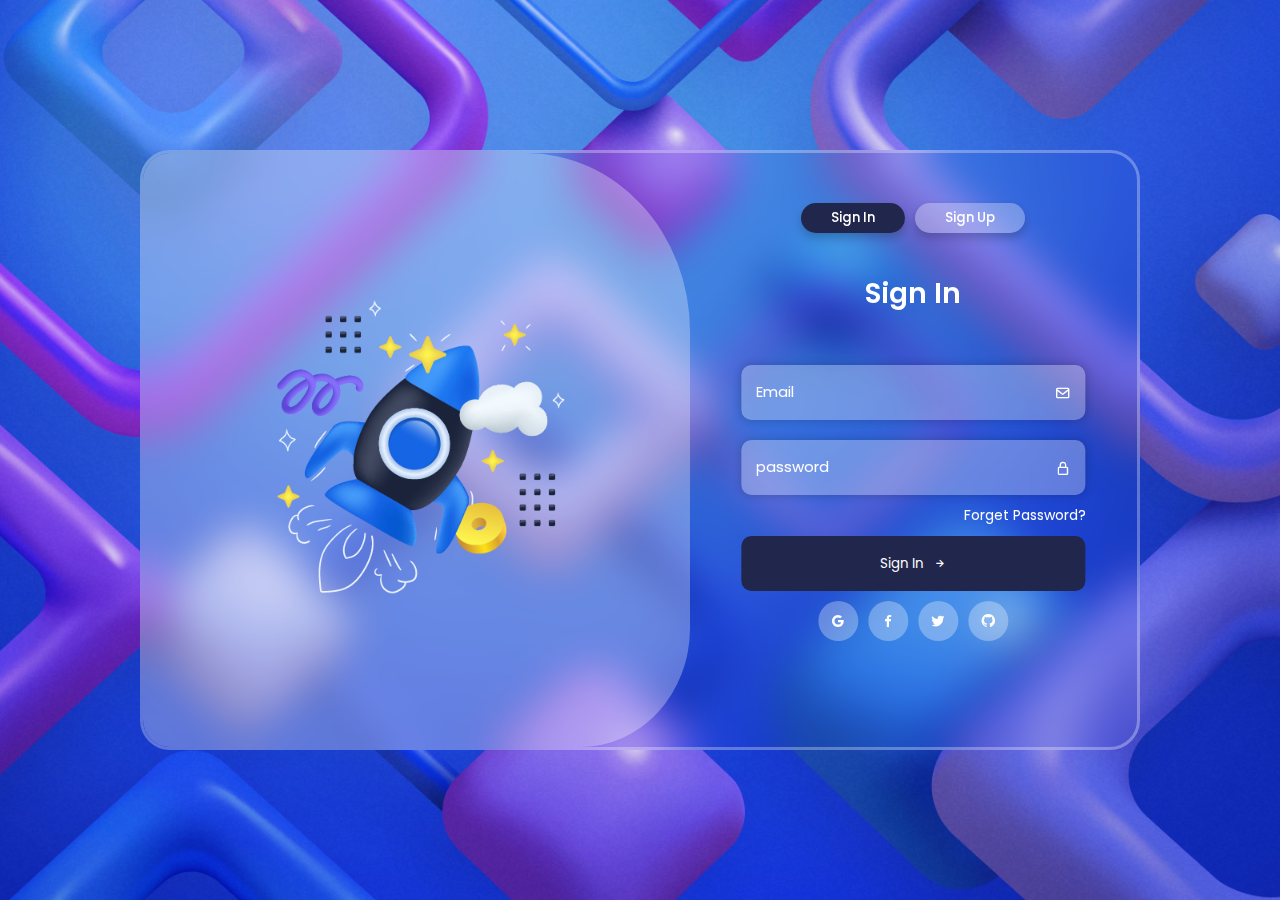
<file: index.html>
<!DOCTYPE html>
<html lang="en">
<head>
    <meta charset="UTF-8">
    <meta name="viewport" content="width=device-width, initial-scale=1.0">
    <title>Login & Register</title>
    <!-- BOXICONS -->
    <link href='https://unpkg.com/boxicons@2.1.4/css/boxicons.min.css' rel='stylesheet'>
    <!-- STYLE -->
    <link rel="stylesheet" href="assets/css/style.css">
</head>
<body>
    <!-- Form Container -->
    <div class="form-container">
        <div class="col col-1">
            <div class="image-layer">
                <img src="./assets/img/white-outline.png" class="form-image-main">
                <img src="./assets/img/dots.png" class="form-image dots" >
                <img src="./assets/img/coin.png" class="form-image coin" >
                <img src="./assets/img/spring.png" class="form-image spring">
                <img src="./assets/img/rocket.png" class="form-image rocket">
                <img src="./assets/img/cloud.png" class="form-image cloud" >
                <img src="./assets/img/stars.png" class="form-image stars">
            </div>
        </div>
        <div class="col col-2">
            
            <!-- Login Form Container -->
            <div class="form-buttons">
                <button class="btn btn1" id="login">Sign In</button>
                <button class="btn btn2" id="register">Sign Up</button>
            </div>
            <div class="login-form">
                <div class="form-title">
                    <span>Sign In</span>
                </div>
                <!-- & SIGN IN INPUTSSS -->
                <div class="form-inputs">
                    <div class="input-box">
                        <input type="email" class="input-field" id="username_login"  placeholder="Email" required>
                        <i class="bx bx-envelope icon"></i>
                    </div>
                    <div class="input-box">
                        <input type="password" class="input-field" id="password_login" placeholder="password" required>
                        <i class="bx bx-lock-alt icon"></i>
                    </div>
                    <!-- & END SIGN IN INPUTSSS -->
                    <div class="forget-pass">
                        <a href="#">Forget Password?</a>
                    </div>
                    
                    <div class="input-box">
                        <button class="input-submit" id="_signIn">
                            <span>Sign In</span>
                            <i class="bx bx-right-arrow-alt"></i>
                        </button>
                    </div>
                </div>
                <div class="social-login">
                    <i class="bx bxl-google"></i>
                    <i class="bx bxl-facebook"></i>
                    <i class="bx bxl-twitter"></i>
                    <i class="bx bxl-github"></i>
                </div>
               
            </div>
        <!-- Register Form Container -->
        <div class="register-form">
            <div class="form-title">
                <span>Create an Account</span>
            </div>
             <!--^ START focus on inputs === Register ==== -->
            <div class="form-inputs">
                
                <div class="input-box">
                    <input type="text" class="input-field" id="signupName" placeholder="Name" required>
                    <i class="bx bx-user icon"></i>
                    </div>
                        <div class="input-box">
                            <input type="email" id="signupEmail" class="input-field" id="email" placeholder="Email" required>
                            <i class="bx bx-envelope icon"></i>
                        </div>
                
                <div class="input-box">
                    <input type="password" class="input-field"  id="signupPassword" placeholder="password" required>
                    <i class="bx bx-lock-alt icon"></i>
                </div>
                <!--^ END focus on inputs -->
               
                <div class="input-box">
                    <button class="input-submit" id="_signUp">
                        <span>Sign Up</span>
                        <i class="bx bx-right-arrow-alt"></i>
                    </button>
                </div>
            </div>
            <div class="social-login">
                <i class="bx bxl-google"></i>
                <i class="bx bxl-facebook"></i>
                <i class="bx bxl-twitter"></i>
                <i class="bx bxl-github"></i>
            </div>
        </div>
            </div>
            </div>
 
           

    <!-- JS -->
    <script src="assets/js/main.js"></script>
</body>
</html>
</file>
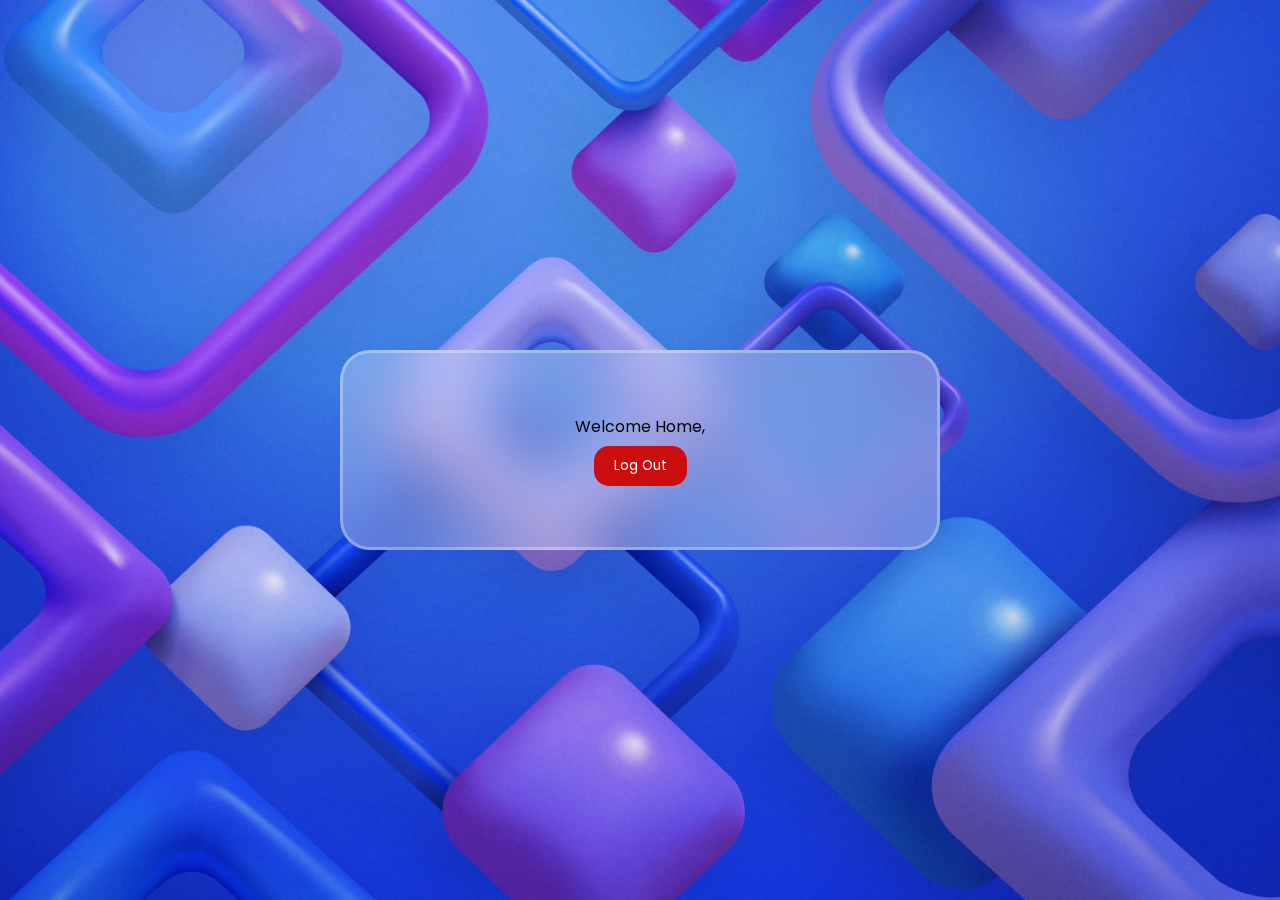
<file: home.html>
<!DOCTYPE html>
<html lang="en">
<head>
    <meta charset="UTF-8">
    <meta name="viewport" content="width=device-width, initial-scale=1.0">
    <title>Home</title>
     <!-- BOXICONS -->
     <link href='https://unpkg.com/boxicons@2.1.4/css/boxicons.min.css' rel='stylesheet'>
     <!-- STYLE -->
    
     <link rel="stylesheet" href="assets/css/home.css">
</head>
<body>
    <!-- Form Container -->
    <div class="form-container">
            
            <!-- Container -->
            
                <div class="form-title">
                <span>Welcome Home, </span>
                <h2 id="userID"> </h2>
                </div>
                <button class="signOut" id="logOut"> Log Out </button>
            </div>

            <script src="assets/js/home.js"></script>
</body>
</html>
</file>
<file: assets/css/style.css>
/* POPPINS FONT */
@import url('https://fonts.googleapis.com/css2?family=Poppins:wght@400;500;600;700&display=swap');

/* ====== BASE ===== */
*{
    margin: 0;
    padding: 0;
    box-sizing: border-box;
    font-family: 'Poppins', sans-serif;
}
a{
    text-decoration: none;
    color: inherit;
}
:root{
    --main-box-shadow-3: rgba(255, 255, 255, 0.3);
    --main-box-shadow-2: rgba(255, 255, 255, 0.3);
    --main-box-shadow-0-2: rgba(0, 0, 0, 0.2);
    --main-white-color: #fff;
    --secondary-color: #21264D;
}
/* ====== Body ===== */
body{
    background-image: url(../img/1.jpg);
    background-position: center center;
    background-repeat: no-repeat;
    background-size: cover;
    background-attachment: fixed;
    min-height: 100vh;

    display: flex;
    justify-content: center;
    align-items: center;
}

/* ====== Form container ===== */
.form-container{
    display: flex;
    border: 3px solid var(--main-box-shadow-3);
    width: 1000px;
    height: 600px;
    border-radius: 30px;
    backdrop-filter: blur(20px);
    overflow: hidden;
}

/* ====== First Column ===== */
.col-1{
    display: flex;
    justify-content: center;
    align-items: center;
    flex-direction: column;
    width: 55%;
    background: var(--main-box-shadow-3);
    backdrop-filter: blur(30px);
    border-radius: 20px 30% 20% 20px;
    transition: border-radius 0.3s;
}
.col-1 .image-layer{
    position: relative;
}
.col-1 .form-image-main{
    width: 400px;
    animation: scale-up 3s ease-in-out alternate infinite ;

}
.col-1 .form-image{
    position: absolute;
    left: 0;
    width: 100%;
}
/* ====== Form Image Animation ===== */
.coin{
    animation: scale-down 3s ease-in-out alternate infinite ;
}
.spring{
    animation: scale-down 3s ease-in-out alternate infinite ;
}
.dots{
    animation: scale-up 3s ease-in-out alternate infinite ;
}
.rocket{
    animation: up-down 3s ease-in-out alternate infinite ;
}
.cloud{
    animation: left-right 3s ease-in-out alternate infinite ;
}
.stars{
    animation: scale-down 3s ease-in-out alternate infinite ;
}

@keyframes left-right {
    to{
        transform: translateX(10px);
    }
}
@keyframes up-down {
    to{
        transform: translatey(10px);
    }
}
@keyframes scale-down {
    to{
        transform: scale(0.95);
    }
}
@keyframes scale-up {
    to{
        transform: scale(1.1);
    }
}
/* ====== Second Column ===== */
.col-2{
    position: relative;
    width: 45%;
    padding: 20px;
    overflow: hidden;
}
.form-buttons{
    display: flex;
    justify-content: center;
    align-items: center;
    gap: 10px;
    margin-top: 20px;
}
.btn{
    font-weight: 500;
    padding: 5px 30px;
    border: none;
    border-radius: 30px;
    background: var(--main-box-shadow-2);
    color: var(--main-white-color);
    box-shadow: 0 5px 10px var(--main-box-shadow-0-2);
    cursor: pointer;
    transition: 0.2s;
}
.btn1{
    background-color: var(--secondary-color);
}
.btn1:hover{
    opacity: 0.85;
}
/*  ======= Login Form ========  */
.login-form{
    position: absolute;
    left: 50%;
    transform: translateX(-50%);
    display: flex;
    justify-content: center;
    align-items: center;
    flex-direction: column;
    width: 100%;
    transition: 0.3s;
    padding: 0 4vw;
}
/*  ======= Register Form ========  */
.register-form{
    position: absolute;
    left: -50%;
    transform: translateX(-50%);
    display: flex;
    justify-content: center;
    align-items: center;
    flex-direction: column;
    width: 100%;
    transition: 0.3s;
    padding: 0 4vw;
}
.register-form .form-title{
    margin-block: 40px 20px;
}
.form-title{
    margin: 40px 0;
    color: var(--main-white-color);
    font-size: 28px;
    font-weight: 600;
}
.form-inputs{
    width: 100%;
}
.input-box{
    position: relative;
}
.input-field{
    width: 100%;
    height: 55px;
    padding: 0 15px;
    margin: 10px 0;
    color: var(--main-white-color);
    background: var(--main-box-shadow-2);
    border: none;
    border-radius: 10px;
    outline: none;
    backdrop-filter: blur(20px);
    position: relative;
    box-shadow: 0 0 10px var(--main-box-shadow-0-2);
}
::placeholder{
    color: var(--main-white-color);
    font-size: 15px;
}
.input-box .icon{
    position: absolute;
    top: 50%;
    right: 15px;
    transform: translateY(-50%);
    color: var(--main-white-color);
}
.forget-pass{
    display: flex;
    justify-content: right;
    gap: 5px;
}
.forget-pass a{
    color: var(--main-white-color);
    font-size: 14px;
}
.forget-pass a:hover{
    text-decoration: underline;
}
.input-submit{
    display: flex;
    justify-content: center;
    align-items: center;
    gap: 10px;
    width: 100%;
    cursor: pointer;
    height: 55px;
    padding: 0 15px;
    margin: 10px 0;
    color: var(--main-white-color);
    background-color: var(--secondary-color);
    border: none;
    border-radius: 10px;
    box-shadow: var(--main-box-shadow-2);
    transition: 0.3s;
}
.input-submit:hover{
    gap: 15px;
}
.social-login{
    display: flex;
    gap: 10px;
    color: var(--main-white-color);
    margin-bottom: 20px;
}
.social-login i{
    display: flex;
    justify-content: center;
    align-items: center;
    background-color: var(--main-box-shadow-2);
    cursor: pointer;
    height: 40px;
    width: 40px;
    border-radius: 50%;
    box-shadow: var(--main-box-shadow-0-2);
    transition: 0.2s;

}
.social-login i:hover{
    transform: scale(0.9);
}
.form-buttons{
    margin-top: 30px;
}

/*& error styling */
.error{
    color: rgb(255, 31, 31);
    font-weight: 500;
    display: flex;
    justify-content: center;
    
    
}
.succes{
    color: rgb(18, 242, 44);
    font-weight: 700;
    display: flex;
    justify-content: center;
    display: none;
}
/* ======== Responsive ======== */
@media (max-width: 892px){
    .form-container{
        width: 400px;
    }
    .col-1{
        display: none;
    }
    .col-2{
        width: 100%;
    }
}
</file>
<file: assets/css/home.css>
/* POPPINS FONT */
@import url('https://fonts.googleapis.com/css2?family=Poppins:wght@400;500;600;700&display=swap');

/* ====== BASE ===== */
*{
    margin: 0;
    padding: 0;
    box-sizing: border-box;
    font-family: 'Poppins', sans-serif;
}
:root{
    --main-box-shadow-3: rgba(255, 255, 255, 0.3);
    --main-white-color: #fff;
}
/* ====== Body ===== */
body{
    background-image: url(../img/1.jpg);
    background-position: center center;
    background-repeat: no-repeat;
    background-size: cover;
    background-attachment: fixed;
    min-height: 100vh;

    display: flex;
    justify-content: center;
    align-items: center;
}

/* ====== Form container ===== */
.form-container{
    display: flex;
    justify-content: center;
    align-items: center;
    flex-direction: column;
    border: 3px solid var(--main-box-shadow-3);
    width: 600px;
    height: 200px;
    border-radius: 30px;
    backdrop-filter: blur(20px);
    background: var(--main-box-shadow-3);
    backdrop-filter: blur(30px);
    /* overflow: hidden; */
}
.form-title{
    display: flex;
    flex-direction: column;
    align-items: center;
    align-items: center;
}
.signOut{
    padding: 10px 20px;
    margin-top: 7px;
    color: white;
    background-color: #cb0d0d;
    border: none;
    border-radius: 15px;
    cursor: pointer;
}


/* ======== Responsive ======== */
@media (max-width: 892px){
    .form-container{
        width: 400px;
    }
    .col-1{
        display: none;
    }
    .col-2{
        width: 100%;
    }
}
</file>
